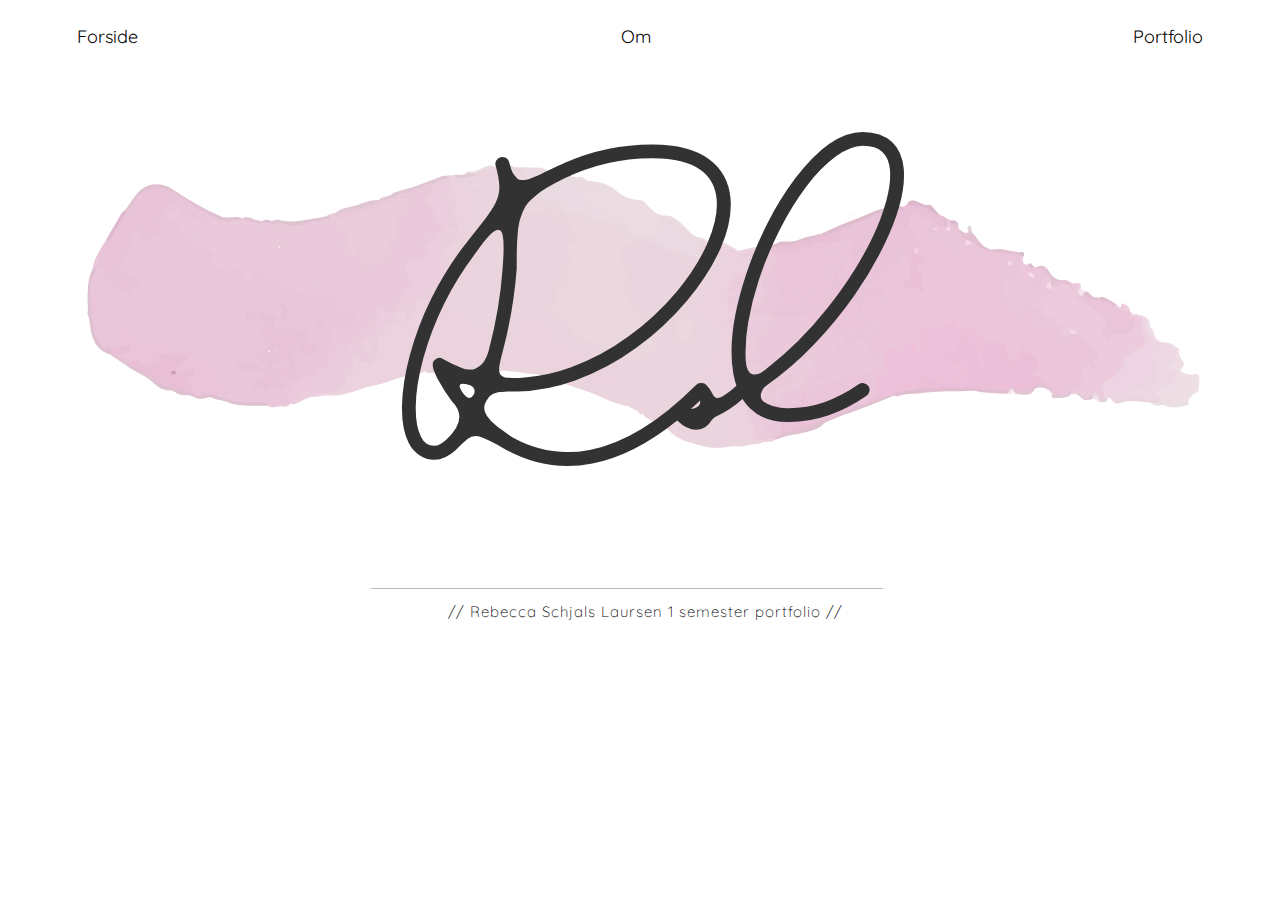
<file: index.html>
<!DOCTYPE html>
<html lang="da">

<head>



   <!-- Global site tag (gtag.js) - Google Analytics -->
<script async src="https://www.googletagmanager.com/gtag/js?id=UA-176095477-1"></script>
<script>
  window.dataLayer = window.dataLayer || [];
  function gtag(){dataLayer.push(arguments);}
  gtag('js', new Date());

  gtag('config', 'UA-176095477-1');
</script>




    <meta charset="utf-8">
    <meta name="viewport" content="width=device-width, initial-scale=1.0">
    <title>Rebecca portfolio site</title>

    <link href="https://fonts.googleapis.com/css?family=Cabin&display=swap" rel="stylesheet">
    <link href="https://fonts.googleapis.com/css?family=Quicksand&display=swap" rel="stylesheet">

    <link rel="stylesheet" href="style.css">
    <link rel="icon" type="image/png" sizes="16x16" href="ui_elementer/favicon.png">

</head>



<body>

    <header>
        <nav>
            <div class="logo"> <a href="index.html"><img src="ui_elementer/logo.svg" alt="forside burger logo">
                </a></div>
            <ul class="nav_links">
                <li><a href="index.html">Forside</a></li>
                <li><a href="om.html">Om</a></li>
                <li><a href="portfolio_oversigt.html">Portfolio</a></li>
            </ul>

            <div class="burger_menu"></div>
        </nav>

    </header>
    <section id="forside">
        <div class="forside_logo"><a href="portfolio_oversigt.html"> <img src="ui_elementer/forside_logo1.svg" alt="forside logo"></a></div>
        <div class="splash_pic_wrapper">
            <div class="splash_pic"> <img src="ui_elementer/Forside_watercolor.svg" alt="watercolor forside splashbillede"></div>
        </div>

        <div class="nav_oversigt_wrapper">
            <div class="nav_oversigt_txt">
                <ul class="nav_forside_links">
                    <li><a href="portfolio_oversigt.html">Portfolio</a></li>
                    <li><a href="om.html">Om</a></li>
                    <li><a href="index.html">Forside</a></li>
                </ul>
            </div>
        </div>
        <div class="forside_line"></div>
    </section>

    <footer>
        <p>// Rebecca Schjals Laursen 1 semester portfolio //</p>
    </footer>
    <script src="scrpit.js"></script>
</body>

</html>
</file>
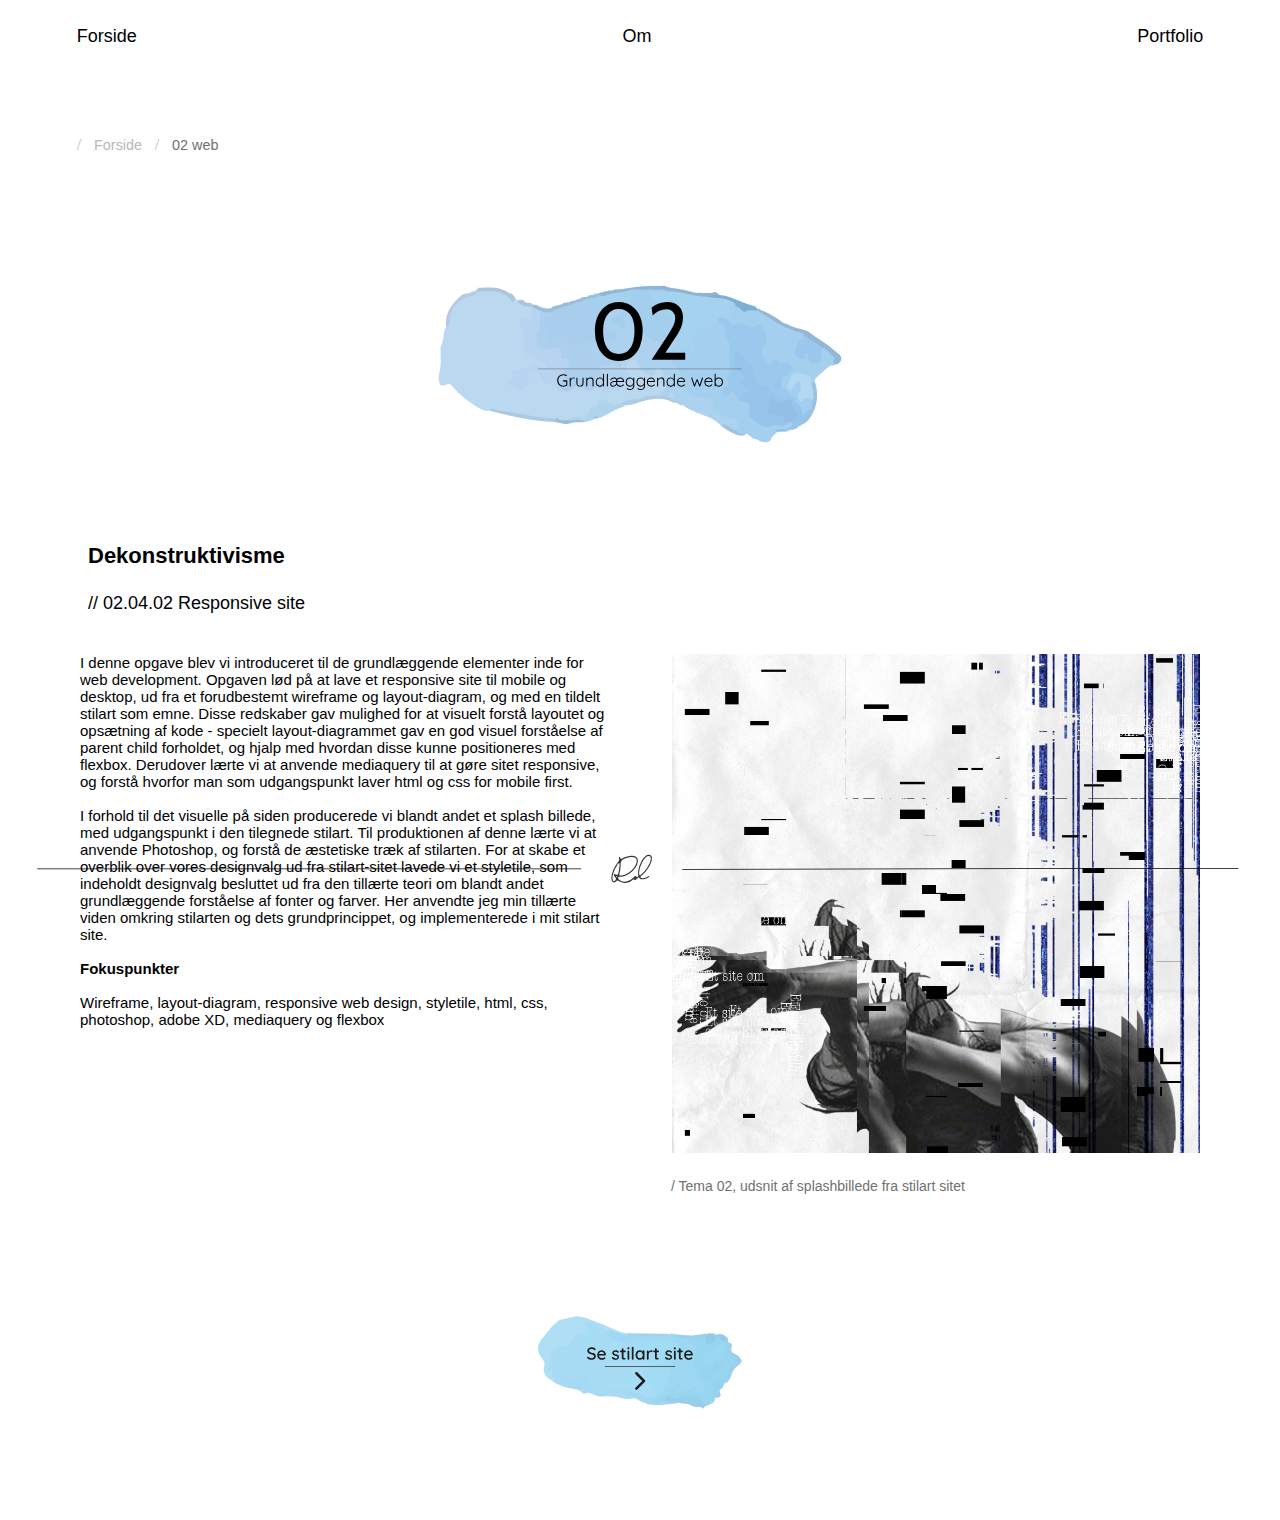
<file: 02.html>
<!DOCTYPE html>
<html lang="da">

<head>



   <!-- Global site tag (gtag.js) - Google Analytics -->
<script async src="https://www.googletagmanager.com/gtag/js?id=UA-176095477-1"></script>
<script>
  window.dataLayer = window.dataLayer || [];
  function gtag(){dataLayer.push(arguments);}
  gtag('js', new Date());

  gtag('config', 'UA-176095477-1');
</script>





    <meta charset="utf-8">
    <meta name="viewport" content="width=device-width, initial-scale=1.0">
    <title>Rebecca portfolio</title>
    <link rel="stylesheet" href="style.css">
    <link rel="icon" type="image/png" sizes="16x16" href="ui_elementer/favicon.png">
</head>

<body>

    <header>
        <nav>
            <div class="logo"> <a href="index.html"><img src="ui_elementer/logo.svg" alt="burger menu logo">
                </a></div>
            <ul class="nav_links">
                <li><a href="index.html">Forside</a></li>
                <li><a href="om.html">Om</a></li>
                <li><a href="portfolio_oversigt.html">Portfolio</a></li>
            </ul>

            <div class="burger_menu"></div>
        </nav>

    </header>

    <div class="breadcrum">
        /<a href="index.html">Forside</a>/<a href="02.html" class="active">02 web</a>
    </div>

    <section id="tema02">
        <div class="waterwrapper">
            <div class="watercolor_headline"> <img src="ui_elementer/02_headline.svg" alt="watercolor headline tema 02"></div>
        </div>
        <h3>Dekonstruktivisme</h3>
        <h4>// 02.04.02 Responsive site</h4>

        <div class="contentwrapper">
            <div class="col_txt">
                <p>I denne opgave blev vi introduceret til de grundlæggende elementer inde for web development. Opgaven lød på at lave et responsive site til mobile og desktop, ud fra et forudbestemt wireframe og layout-diagram, og med en tildelt stilart som emne.

                    Disse redskaber gav mulighed for at visuelt forstå layoutet og opsætning af kode - specielt layout-diagrammet gav en god visuel forståelse af parent child forholdet, og hjalp med hvordan disse kunne positioneres med flexbox. Derudover lærte vi at anvende mediaquery til at gøre sitet responsive, og forstå hvorfor man som udgangspunkt laver html og css for mobile first.<br><br>


                    I forhold til det visuelle på siden producerede vi blandt andet et splash billede, med udgangspunkt i den tilegnede stilart. Til produktionen af denne lærte vi at anvende Photoshop, og forstå de æstetiske træk af stilarten. For at skabe et overblik over vores designvalg ud fra stilart-sitet lavede vi et styletile, som indeholdt designvalg besluttet ud fra den tillærte teori om blandt andet grundlæggende forståelse af fonter og farver. Her anvendte jeg min tillærte viden omkring stilarten og dets grundprincippet, og implementerede i mit stilart site.<br><br>

                    <strong>Fokuspunkter</strong><br><br>
                    Wireframe, layout-diagram, responsive web design, styletile, html, css, photoshop, adobe XD, mediaquery og flexbox<br><br>
                </p>
            </div>
            <div class="col_img image">
                <figure>
                    <figcaption>/ Tema 02, udsnit af splashbillede fra stilart sitet</figcaption>
                </figure>
            </div>

        </div>
        <div class="btn_wrapper">
            <div class="gotosite_btn">
                <a href="http://relau.dk/kea/02_web/04_responsiv/02_04_01_responsive_site_v2/" target="_blank">
                    <figure> <img src="ui_elementer/02_btn.svg" alt="stilart site knap"></figure>
                </a>
            </div>
        </div>
    </section>

    <footer>
        <div class="footer_logo"></div>
    </footer>
    <script src="scrpit.js"></script>
</body>

</html>
</file>
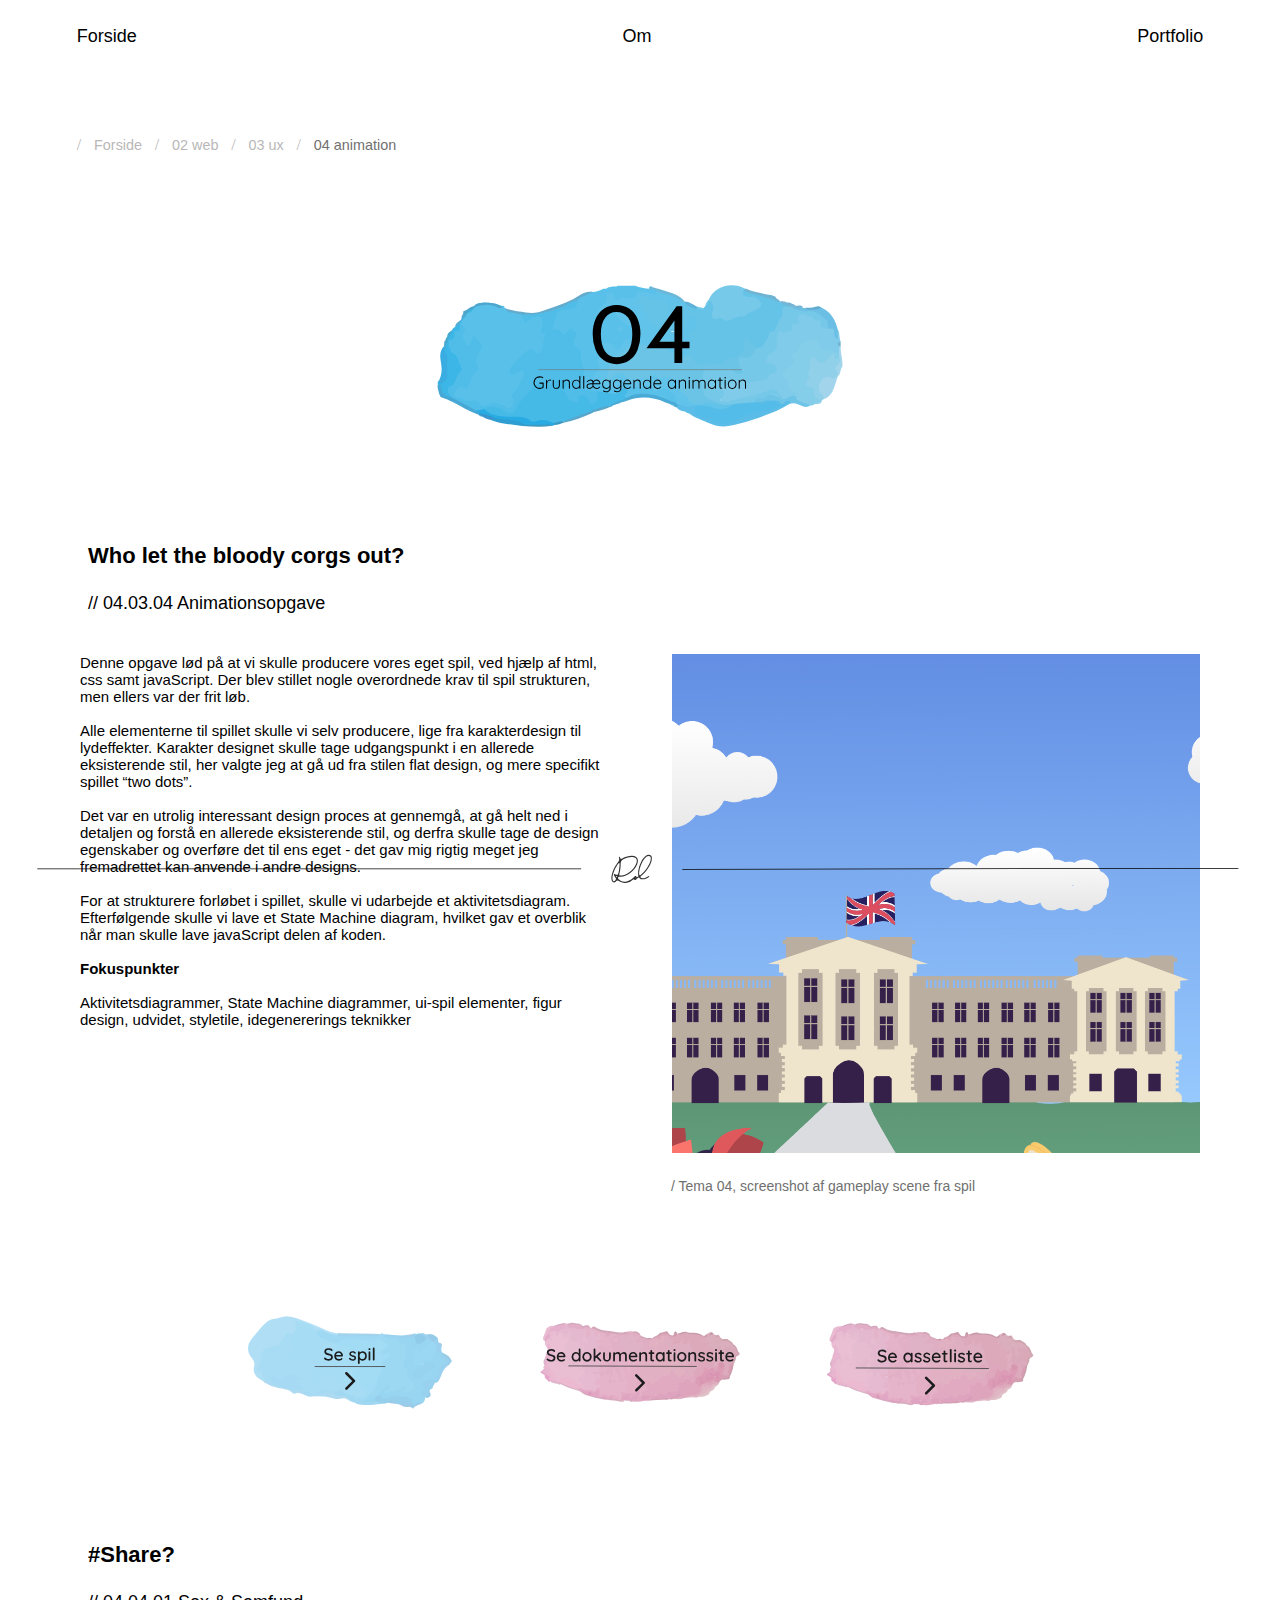
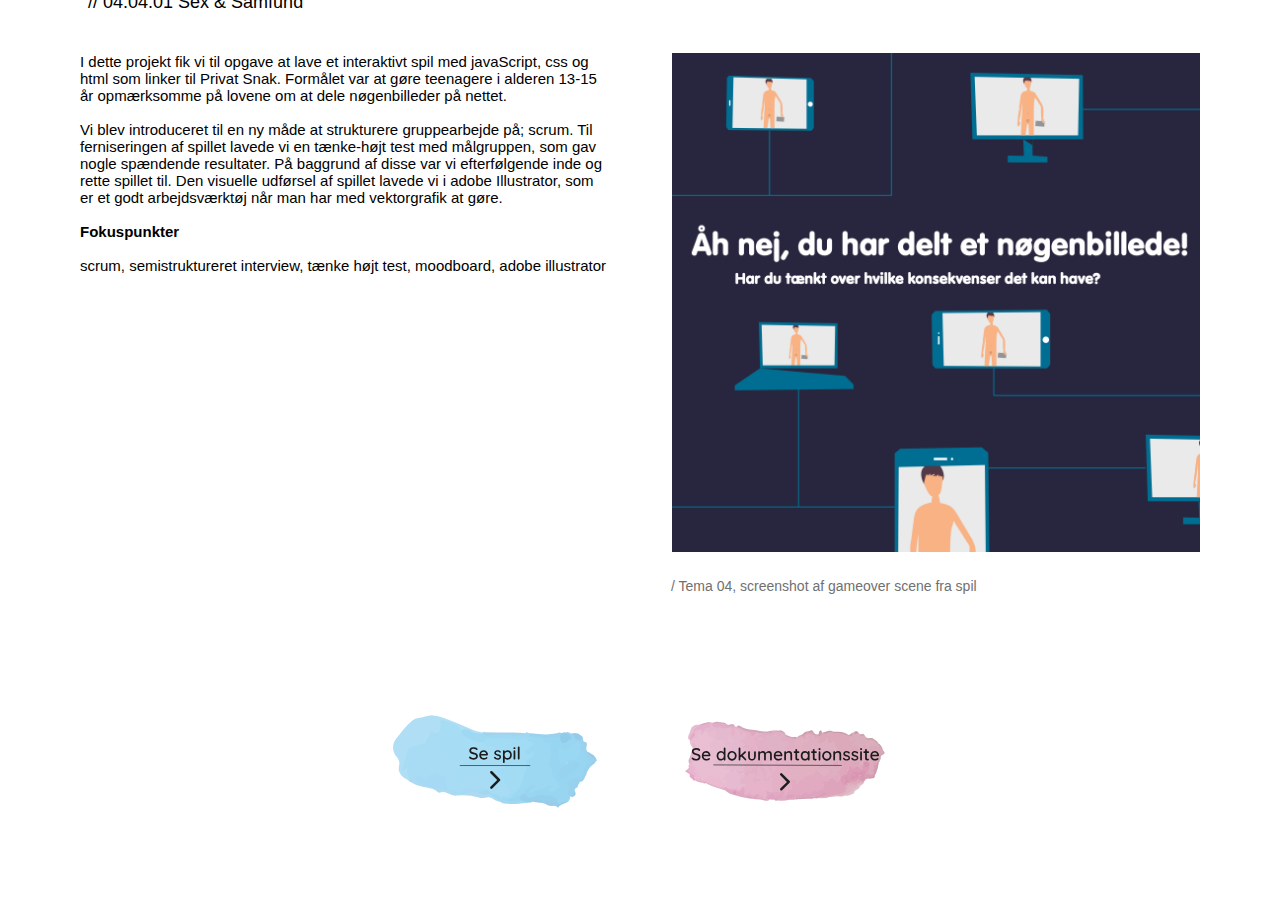
<file: 04.html>
<!DOCTYPE html>
<html lang="da">

<head>



   <!-- Global site tag (gtag.js) - Google Analytics -->
<script async src="https://www.googletagmanager.com/gtag/js?id=UA-176095477-1"></script>
<script>
  window.dataLayer = window.dataLayer || [];
  function gtag(){dataLayer.push(arguments);}
  gtag('js', new Date());

  gtag('config', 'UA-176095477-1');
</script>



    <meta charset="utf-8">
    <meta name="viewport" content="width=device-width, initial-scale=1.0">
    <title>Rebecca portfolio</title>
    <link rel="stylesheet" href="style.css">
    <link rel="icon" type="image/png" sizes="16x16" href="ui_elementer/favicon.png">
</head>

<body>

    <header>
        <nav>
            <div class="logo"> <a href="index.html"><img src="ui_elementer/logo.svg" alt="burger menu logo">
                </a></div>
            <ul class="nav_links">
                <li><a href="index.html">Forside</a></li>
                <li><a href="om.html">Om</a></li>
                <li><a href="portfolio_oversigt.html">Portfolio</a></li>
            </ul>

            <div class="burger_menu"></div>
        </nav>

    </header>

    <div class="breadcrum">
        /<a href="index.html">Forside</a>/<a href="02.html">02 web</a>/<a href="03.html">03 ux</a>/<a href="04.html" class="active">04 animation</a>
    </div>

    <section id="tema04">
        <div class="waterwrapper">
            <div class="watercolor_headline"><img src="ui_elementer/04_headline.svg" alt="watercolor headline tema 04"> </div>
        </div>
        <h3>Who let the bloody corgs out?</h3>
        <h4>// 04.03.04 Animationsopgave</h4>

        <div class="contentwrapper">
            <div class="col_txt">
                <p>Denne opgave lød på at vi skulle producere vores eget spil, ved hjælp af html, css samt javaScript. Der blev stillet nogle overordnede krav til spil strukturen, men ellers var der frit løb.<br><br>

                    Alle elementerne til spillet skulle vi selv producere, lige fra karakterdesign til lydeffekter. Karakter designet skulle tage udgangspunkt i en allerede eksisterende stil, her valgte jeg at gå ud fra stilen flat design, og mere specifikt spillet “two dots”.<br><br>

                    Det var en utrolig interessant design proces at gennemgå, at gå helt ned i detaljen og forstå en allerede eksisterende stil, og derfra skulle tage de design egenskaber og overføre det til ens eget - det gav mig rigtig meget jeg fremadrettet kan anvende i andre designs.<br><br>

                    For at strukturere forløbet i spillet, skulle vi udarbejde et aktivitetsdiagram. Efterfølgende skulle vi lave et State Machine diagram, hvilket gav et overblik når man skulle lave javaScript delen af koden.<br><br>

                    <strong>Fokuspunkter</strong><br><br>
                    Aktivitetsdiagrammer, State Machine diagrammer, ui-spil elementer, figur design, udvidet, styletile, idegenererings teknikker
                </p>
            </div>
            <div class="col_img image1">
                <figure>
                    <figcaption>/ Tema 04, screenshot af gameplay scene fra spil</figcaption>
                </figure>
            </div>
        </div>
        <div class="btn_wrapper">
            <div class="gotosite_btn">
                <a href="http://relau.dk/kea/04_animation/spil/" target="_blank">
                    <figure> <img src="ui_elementer/04_btn.svg" alt="corgi spil knap"></figure>
                </a>
            </div>


            <div class="dokumentations_btn">
                <a href="https://documentcloud.adobe.com/link/track?uri=urn%3Aaaid%3Ascds%3AUS%3A5bfe21ab-742a-45da-931e-551fdc58d9f9" target="_blank">
                    <figure> <img src="ui_elementer/dokumentation_btn.svg" alt="dataindsamling dokument knap"></figure>
                </a>
            </div>

            <div class="assetliste_btn">
                <a href="http://relau.dk/kea/04_animation/02_js/spil/assets/" target="_blank">
                    <figure> <img src="ui_elementer/assetliste_btn.svg" alt="dataindsamling dokument knap"></figure>
                </a>
            </div>


        </div>

        <h3>#Share?</h3>
        <h4>// 04.04.01 Sex & Samfund</h4>

        <div class="contentwrapper">
            <div class="col_txt">
                <p>I dette projekt fik vi til opgave at lave et interaktivt spil med javaScript, css og html som linker til Privat Snak. Formålet var at gøre teenagere i alderen 13-15 år opmærksomme på lovene om at dele nøgenbilleder på nettet.<br><br>

                    Vi blev introduceret til en ny måde at strukturere gruppearbejde på; scrum.
                    Til ferniseringen af spillet lavede vi en tænke-højt test med målgruppen, som gav nogle spændende resultater. På baggrund af disse var vi efterfølgende inde og rette spillet til.
                    Den visuelle udførsel af spillet lavede vi i adobe Illustrator, som er et godt arbejdsværktøj når man har med vektorgrafik at gøre.<br><br>

                    <strong>Fokuspunkter</strong><br><br>
                    scrum, semistruktureret interview, tænke højt test, moodboard, adobe illustrator
                </p>
            </div>
            <div class="col_img image2">
                <figure>
                    <figcaption>/ Tema 04, screenshot af gameover scene fra spil</figcaption>
                </figure>
            </div>
        </div>
        <div class="btn_wrapper">
            <div class="gotosite_btn">
                <a href="http://relau.dk/kea/04_animation/sexOgSamfund/spil/sex-og-samfund-spil/" target="_blank">
                    <figure> <img src="ui_elementer/04_btn.svg" alt="dataindsamling dokument knap"></figure>
                </a>
            </div>

            <div class="dokumentations_btn">
                <a href="http://relau.dk/kea/04_animation/sexOgSamfund/dokumentationssite/" target="_blank">
                    <figure> <img src="ui_elementer/dokumentation_btn.svg" alt="dataindsamling dokument knap"></figure>
                </a>
            </div>

        </div>


    </section>

    <footer>
        <div class="footer_logo"></div>
    </footer>
    <script src="scrpit.js"></script>
</body>

</html>
</file>
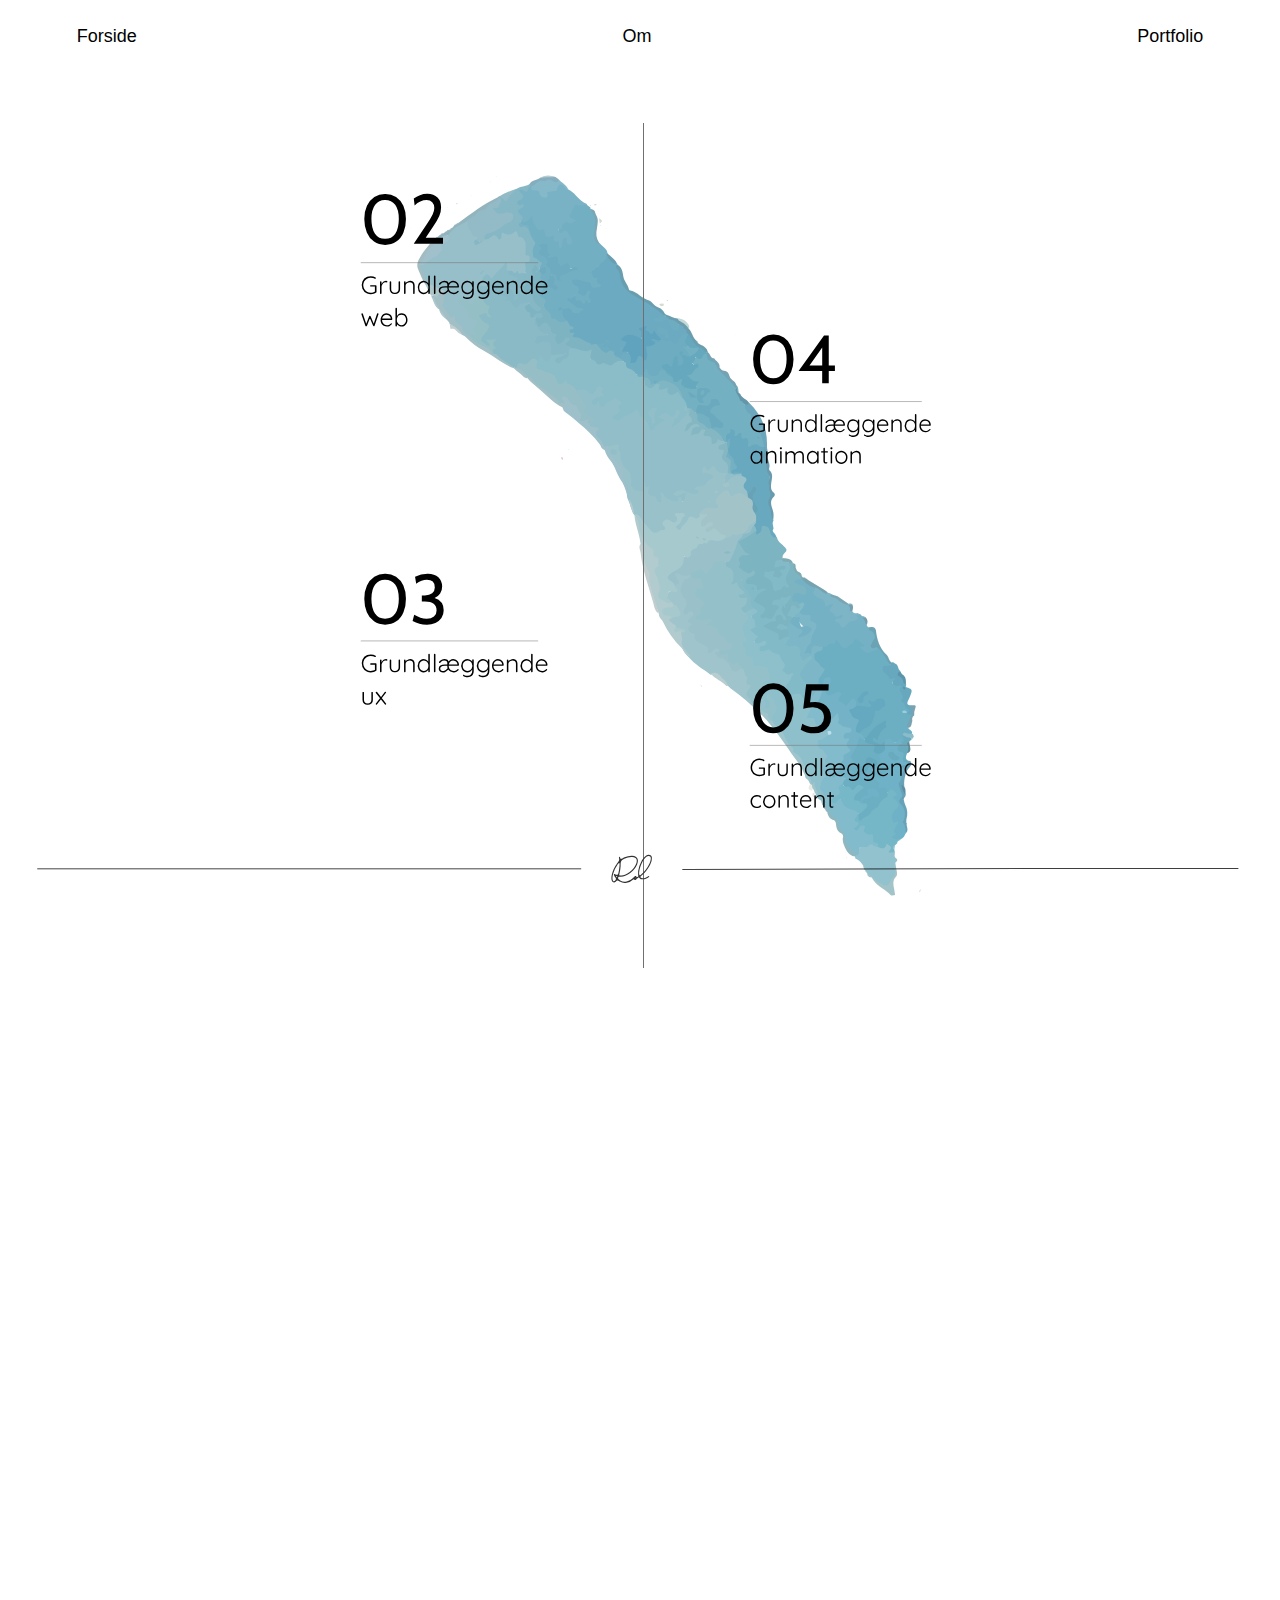
<file: portfolio_oversigt.html>
<!DOCTYPE html>
<html lang="da">

<head>



   <!-- Global site tag (gtag.js) - Google Analytics -->
<script async src="https://www.googletagmanager.com/gtag/js?id=UA-176095477-1"></script>
<script>
  window.dataLayer = window.dataLayer || [];
  function gtag(){dataLayer.push(arguments);}
  gtag('js', new Date());

  gtag('config', 'UA-176095477-1');
</script>




    <meta charset="utf-8">
    <meta name="viewport" content="width=device-width, initial-scale=1.0">
    <title>Rebecca portfolio site</title>
    <link rel="stylesheet" href="style.css">
    <link rel="icon" type="image/png" sizes="16x16" href="ui_elementer/favicon.png">
</head>



<body>

    <header>
        <nav>
            <div class="logo"> <a href="index.html"><img src="ui_elementer/logo.svg" alt="logo burger menu">
                </a></div>
            <ul class="nav_links">
                <li><a href="index.html">Forside</a></li>
                <li><a href="om.html">Om</a></li>
                <li><a href="portfolio_oversigt.html">Portfolio</a></li>
            </ul>

            <div class="burger_menu"></div>
        </nav>

    </header>

    <section id="oversigt">
        <div class="watercolor_background"> <img src="ui_elementer/oversigt_background.svg" alt="watercolor background"></div>

        <div class="oversigt_wrapper">
            <div class="content_kategori1">

                <a href="02.html">
                    <div class="kategori_nr2"><img src="ui_elementer/02_web.svg" alt="tema 02 grundleaggende web">
                    </div>
                </a>
                <a href="03.html">
                    <div class="kategori_nr4">
                        <img src="ui_elementer/03_ux.svg" alt="tema 03 grundleaggende ux"></div>
                </a>
            </div>

            <div class="content_kategori2">

                <a href="04.html">
                    <div class="kategori_nr3">
                        <img src="ui_elementer/04_animation.svg" alt="tema 04 grundleaggende animation"></div>
                </a>

                <a href="05.html">
                    <div class="kategori_nr5">
                        <img src="ui_elementer/05_content.svg" alt="tema 05 grundleaggende content"></div>
                </a>


            </div>
        </div>

    </section>
    <div class="oversigt_footer">
        <footer>
            <div class="footer_logo"></div>
        </footer>
    </div>
    <script src="scrpit.js"></script>
</body>

</html>
</file>
<file: style.css>
* {
    padding: 0px;
    box-sizing: border-box;
}

/*GENERELT*/

body {
    margin: 0;
}

h1 {
    font-family: 'Cabin', sans-serif;
    font-size: 150px;
    font-weight: normal;
}

h3 {
    font-family: 'Cabin', sans-serif;
    font-size: 22px;
    margin-left: 5.5rem;
}

h4 {
    font-family: 'Quicksand', sans-serif;
    font-weight: normal;
    font-size: 18px;
    margin-left: 5.5rem;
}


p {
    font-family: 'Quicksand', sans-serif;
    font-size: 15px;
    font-weight: normal;
    margin-top: 0;
}

a {
    font-family: 'Quicksand', sans-serif;
    font-size: 0.9rem;
    font-weight: normal;
    text-decoration: none;
    color: #b9b7b7;
    margin: 1vw;
}



.contentwrapper {
    display: flex;
    justify-content: space-between;
    flex-wrap: nowrap;
    padding: 1rem;
    padding-bottom: 10vw;
    margin: 0 auto;
    width: 90%;
}

.col_txt {
    flex-grow: 1;
    flex-basis: 500px;
    margin-right: 2rem;
}

.col_img {
    flex-grow: 1;
    flex-basis: 500px;
    margin-left: 2rem;
}

.gotosite_btn {
    width: 290px;
    height: 111px;
    margin-bottom: 10vw;
    background-size: cover;
}

.dokumentations_btn {
    width: 290px;
    height: 111px;
    margin-bottom: 10vw;
    background-size: cover;
}

figcaption {
    margin-top: 41vw;
    margin-left: -3.2vw;
    font-family: 'Quicksand', sans-serif;
    font-size: 14px;
    font-weight: lighter;
    color: #707070;
}

/*GENERELT SLUT*/

/*ANIMATIONER*/

.mouse_zoom {
    animation-name: zoomin;
    animation-duration: 6s;
    animation-iteration-count: 1;
    animation-timing-function: ease-in-out;
    animation-fill-mode: both;
}


@-webkit-keyframes zoomin {
    0% {
        transform: scale(1);
    }

    50% {
        transform: scale(1.5);
    }

    100% {
        transform: scale(1);
    }
}




/*ANIMATIONER SLUT*/



/* HEADER*/

.logo {
    position: relative;
    height: 28px;
    width: 43px;
    display: none;
}

nav {
    display: flex;
    justify-content: space-around;
    align-items: center;
    min-height: 8vh;
    font-family: 'Quicksand', sans-serif;
}

nav a {
    font-size: 18px;
}

nav a:hover {
    font-size: 19px;
    color: #707070;
}

.nav_links {
    display: flex;
    justify-content: space-between;
    width: 90%;
}

.nav_links li {
    list-style: none;
}

.nav_links a {
    color: black;
    text-decoration: none;
}

.burger_menu {
    background-image: url(ui_elementer/burger_icon.svg);
    width: 28px;
    height: 21px;
    display: none;
}

/* HEADER SLUT*/


/*BREADCRUM*/
.breadcrum {
    color: #b9b7b7;
    padding-top: 5vw;
    padding-left: 6vw;

}

.breadcrum a:hover {
    color: #5D5D5D;
}

.breadcrum {
    color: #b9b7b7;
    padding-top: 5vw;
    padding-left: 6vw;

}

.breadcrum a:hover {
    color: #5D5D5D;
}

.breadcrum .active {
    font-weight: normal;
}

.active {
    color: #707070;
}

/*BREADCRUM SLUT*/


/*FOOTER*/

footer p {
    font-family: 'Quicksand', sans-serif;
    margin-left: 35vw;
    letter-spacing: 1px;
    font-weight: lighter;
}

.footer_logo {
    background-image: url(ui_elementer/footer.svg);
    width: 100vw;
    height: 3.2vw;
    bottom: 10px;
    position: fixed;
    background-size: cover;
}

/*FOOTER SLUT*/



/*FORSIDE*/



.forside_logo {
    height: 40%;
    width: 40%;
    margin-left: 30vw;
    margin-top: 4vw;
}

.splash_pic {
    position: relative;
    height: 100%;
    width: 100%;
    margin-top: 4vw;
    z-index: -1;
    margin-top: -32vw;

}

.forside_line {
    display: flex;
    margin-left: 29vw;
    border-bottom-color: #b9b7b7;
    border-bottom-width: 1px;
    border-bottom-style: solid;
    width: 40vw;
    margin-top: 1vw;
    margin-bottom: 1vw;
}

.nav_forside_links a {
    text-decoration: none;
    font-size: 20px;
}

.nav_forside_links a:hover {
    font-size: 22px;
    color: #707070;
}

.nav_forside_links li {
    list-style: none;
    margin-bottom: 3vw;
}

.nav_oversigt_txt {
    display: flex;
    justify-content: center;
    text-align: center;
    margin-top: -15vw;
}

.nav_oversigt_wrapper {
    display: none;
}

/*FORSIDE SLUT*/



/*OM*/

#om .watercolor_headline {
    display: flex;
    justify-content: center;
    width: 100%;
    margin-top: 2vw;
    margin-bottom: 2vw;
}

.om_contentwrapper {
    display: flex;
    justify-content: center;
    margin-bottom: 10vw;

}

.om_pic {
    flex-basis: 251px;
    width: 10vw;
    background-size: cover;
    background-image: url(content_pictures/om_billede/IMG_5042-2.jpg);

}

.om_txt {
    flex-basis: 303px;
    padding-left: 4vw;
    margin-top: 0;
}

/*OM SLUT*/


/*OVERSIGT*/

.watercolor_background {
    position: relative;
    margin-left: 32vw;
    height: 40%;
    width: 40%;
    z-index: -1;
    margin-top: 8vw;

}

.oversigt_wrapper {
    display: flex;
    padding: 1rem;
    margin-bottom: 60vw;
    margin-top: -61vw;
    padding: 0 20vw;
    padding-left: 28vw;

}


.content_kategori1 {

    flex-grow: 1;
    flex-basis: 500px;
    margin-left: 0vw;
    border-right: solid;
    margin-right: 3vw;
    border-width: 1.5px;
    border-right-color: #707070;
}

.content_kategori2 {

    flex-grow: 1;
    flex-basis: 550px;
    padding-left: 5vw;
    height: 66vw;


}

.kategori_nr2 {
    height: 70%;
    width: 70%;
    margin-top: 3vw;

}

.kategori_nr3 {
    height: 70%;
    width: 70%;
    margin-top: 14vw;

}


.kategori_nr4 {
    height: 70%;
    width: 70%;
    margin-top: -18vw;
}

.kategori_nr5 {
    height: 70%;
    width: 70%;
    margin-top: -20vw;

}



/*OVERSIGT SLUT*/



/*02*/

.waterwrapper {
    display: flex;
    justify-content: center;
    width: 100%;
    margin-top: 10vw;
    margin-bottom: 11vw;
}

.watercolor_headline {
    width: 410px;
    height: 120px;
}

.btn_wrapper {
    display: flex;
    justify-content: center;
    width: 100%;
}



#tema02 .image {
    background-image: url(content_pictures/content_individuelle_sites/dekonstruktivisme.png);
    height: 39vw;
    background-size: cover;
}





/*02 SLUT*/

/*03*/

#tema03 .image1 {
    background-image: url(content_pictures/content_individuelle_sites/espressohouse.png);
    height: 39vw;
    background-size: cover;
}

#tema03 .image2 {
    background-image: url(content_pictures/content_individuelle_sites/fruit_prototype.png);
    height: 39vw;
    background-size: cover;
}

#tema03 .image3 {
    background-image: url(content_pictures/content_individuelle_sites/Sk%C3%A6rmbillede%202020-01-04%20kl.%2022.59.49.png);
    height: 39vw;
    background-size: cover;
}

/*03 SLUT*/

/*04*/

#tema04 .image1 {
    background-image: url(content_pictures/content_individuelle_sites/game_screenshot.png);
    height: 39vw;
    background-size: cover;
}

#tema04 .image2 {
    background-image: url(content_pictures/content_individuelle_sites/sexogsamfund_spil.png);
    height: 39vw;
    background-size: cover;
}

#tema04 .btn_wrapper {
    display: flex;
    align-content: space-between;
}

.assetliste_btn {
    width: 290px;
    height: 111px;
    margin-bottom: 10vw;
    background-size: cover;
}

/*04 SLUT*/


/*05*/

#tema05 .image1 {
    background-image: url(content_pictures/content_individuelle_sites/IMG_7682.png);
    height: 40vw;
    background-size: cover;
}

#tema05 .image2 {
    background-image: url(content_pictures/content_individuelle_sites/handler.png);
    height: 40vw;
    background-size: cover;
}

video {
    width: 100%;
    height: 100%;
}

/*05 SLUT*/


/*mediaquery*/


/*mediaquery mobile version*/

@media only screen and (max-width: 600px) {


    h3 {
        margin-left: 1.4rem;
    }

    h4 {
        margin-left: 1.4rem;
    }


    header {
        margin-bottom: 13vw;
    }


    .nav_links {
        position: absolute;
        right: 0px;
        height: 40vh;
        top: 8vh;
        display: flex;
        flex-direction: column;
        text-align: right;
        padding-right: 8px;
        padding-bottom: 2rem;
        width: 20%;
        transform: translateY(-140%);

        border-bottom-color: #b9b7b7;
        border-bottom-width: 1px;
        border-bottom-style: solid;
    }


    .burger_menu {
        display: block;
        margin-right: 5px;
    }


    nav {
        justify-content: space-between;
        align-items: flex-end;
    }



    .logo {
        margin-left: 5px;
        display: block;
    }


    .footer_logo {
        width: 400vw;
        height: 13vw;
        background-size: cover;
        margin-left: -148%;
    }

    footer p {
        display: none;
    }


    figcaption {
        margin-top: 103vw;
        margin-left: -12.2vw;
    }

    .watercolor_headline {
        width: 150vw;
        height: 60vw;
    }


    .contentwrapper {
        flex-direction: column;
        flex-wrap: wrap;
        padding: 0;
    }

    .col_txt {
        margin-right: 0;
        margin-right: 0;
    }

    .col_img {
        margin-left: 0;
        margin-right: 0;
        flex-basis: 320px;
    }


    .btn_wrapper {
        margin-bottom: 20vw;
        margin-top: 20vw;
    }

    .image {
        width: 90vw;
        height: 80%;
    }


    #tema04 .btn_wrapper {
        display: flex;
        flex-direction: column;
        align-items: center;
    }

    #tema05 .btn_wrapper {
        display: flex;
        flex-direction: column;
        align-items: center;
    }

    .col_video {
        width: 100%;
        height: 100%;

    }

    #tema05 h3 {
        margin-top: 34vw;
    }

    .om_contentwrapper {
        flex-direction: column;
        padding-left: 4vw;
        padding-right: 4vw;
    }

    #om .watercolor_headline {
        margin-top: -5vw;
        margin-bottom: -5vw;
    }

    .om_pic {
        width: 63vw;
        margin-left: 15vw;
    }


    .om_txt {
        padding: 4vw;
        margin-top: 8vw;
    }

    .forside_logo {
        height: 90%;
        width: 90%;
        margin-left: 5vw;
        margin-top: -5vw;
    }


    .splash_pic {
        height: 280%;
        width: 280%;
        margin-left: -77vw;
        margin-top: -82vw;
    }

    .nav_oversigt_wrapper {
        display: block;
    }

    #oversigt .watercolor_background {
        height: 150%;
        width: 150%;
        margin-left: -41vw;
        margin-top: -6vw;
    }

    .oversigt_wrapper {
        margin-top: -182vw;
        padding: 0;
        margin-left: 6vw;

    }

    .content_kategori1 {
        flex-grow: 1;
        flex-basis: 500px;
        margin-left: 0vw;
        border-right: solid;
        margin-right: 3vw;
        border-width: 1.5px;
        border-right-color: #707070;
    }

    .content_kategori2 {
        flex-grow: 1;
        flex-basis: 500px;
        padding-left: 5vw;
        height: 85vw;
    }

    .kategori_nr2 {
        height: 90%;
        width: 90%;
        margin-top: -15vw;
    }

    .kategori_nr4 {
        height: 90%;
        width: 90%;
        margin-top: -18vw;
    }

    .kategori_nr3 {
        height: 90%;
        width: 90%;
        margin-top: 22vw;
    }


    .kategori_nr5 {
        height: 90%;
        width: 90%;
        margin-top: -20vw;
    }

    .oversigt_footer {
        display: none;
    }

}

.nav_active {
    transform: translateY(0%);
    transition: transform 0.9s ease-in;
}
</file>
